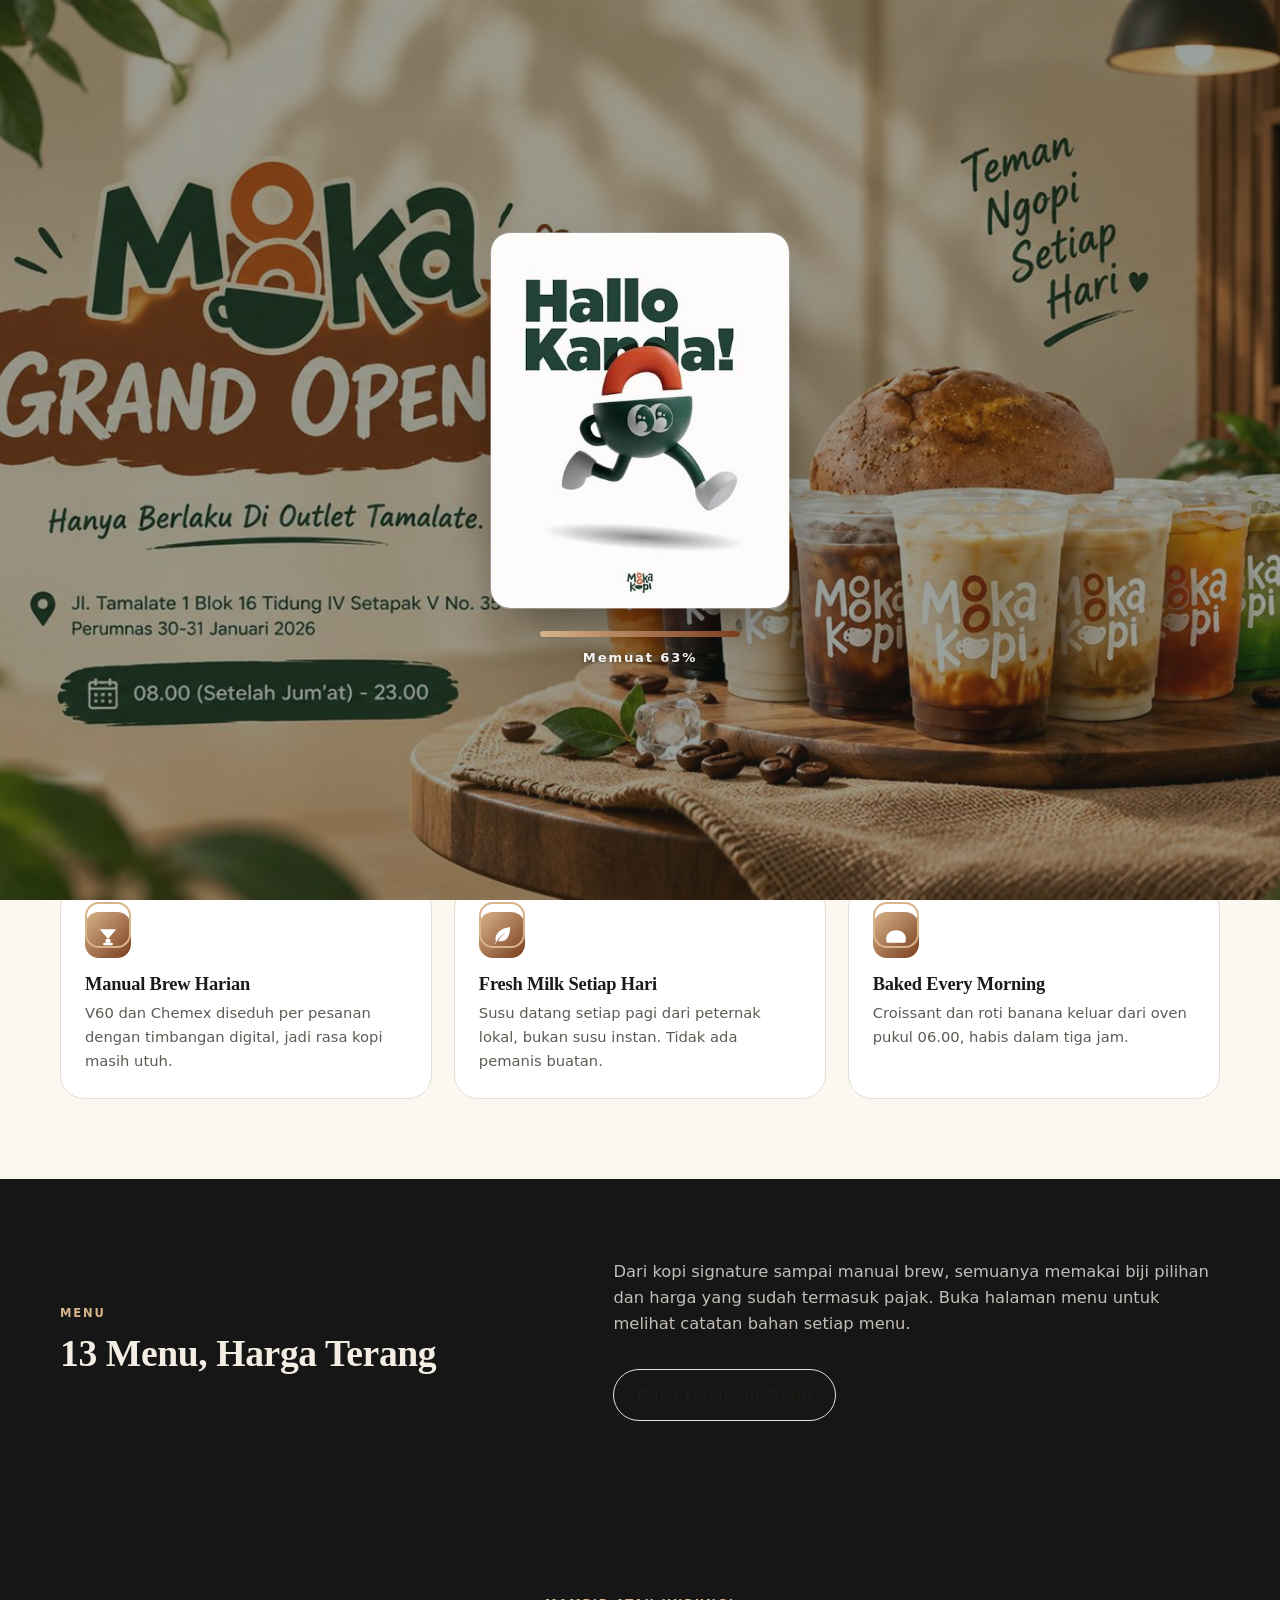
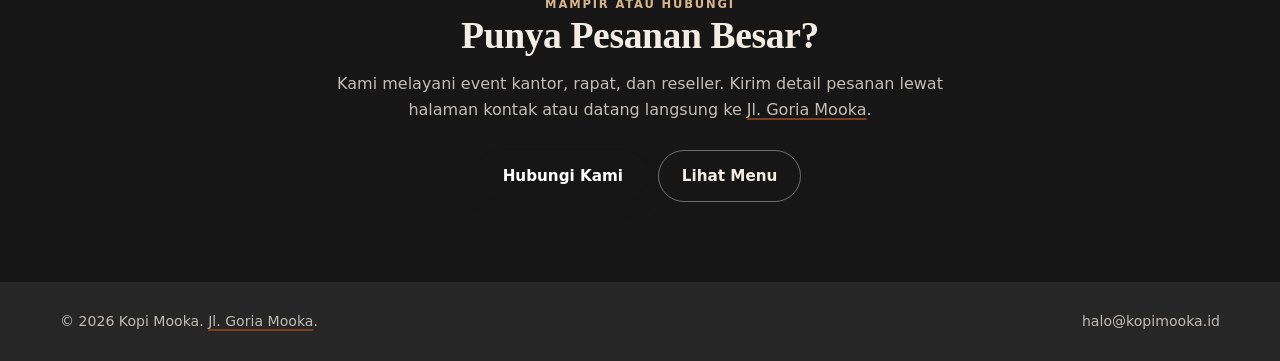
<file: index.html>
﻿<!DOCTYPE html>
<html lang="id">
<head>
  <meta charset="UTF-8">
  <meta name="viewport" content="width=device-width, initial-scale=1">
  <meta name="theme-color" content="#161616">
  
  <meta name="description" content="Kopi Mooka adalah roastery dan kafe di Bandung dengan biji arabika pilihan, menu kopi, dan pastry yang dipanggang setiap pagi.">
  <title>Kopi Mooka - Roastery dan Kafe di Bandung</title>
  <link rel="manifest" href="manifest.webmanifest">
  <link rel="apple-touch-icon" href="assets/icons/apple-touch-icon.png">
  <meta name="apple-mobile-web-app-capable" content="yes">
  <meta name="mobile-web-app-capable" content="yes">
  <meta name="apple-mobile-web-app-title" content="Kopi Mooka">
  <meta name="apple-mobile-web-app-status-bar-style" content="black-translucent">
  <link rel="stylesheet" href="assets/css/style.css">
  <link rel="icon" type="image/png" href="assets/icons/favicon-32.png">
</head>
<body>

  <div class="splash" id="splash" role="status" aria-label="Memuat Kopi Mooka">
    <img class="splash__img" src="assets/img/loading-kopi-mooka.jpeg" alt="Kopi Mooka" width="399" height="501">
    <span class="splash__loader" aria-hidden="true"></span>
    <p class="splash__percent" role="status">Memuat 0%</p>
  </div>

  <div class="progress" id="progress" aria-hidden="true"></div>

  <header class="topbar">
    <div class="wrap topbar__inner">
      <a class="brand" href="index.html">
        <img class="brand__mark" src="assets/img/logoo.png" alt="Logo Kopi Mooka" width="40" height="40">
        <span class="brand__text">
          <strong>Kopi Mooka</strong>
          <small>Roastery &amp; Kafe</small>
        </span>
      </a>
      <button class="navtoggle" type="button" aria-label="Buka menu navigasi" aria-expanded="false" aria-controls="topnav">
        <svg viewBox="0 0 24 24" fill="none" stroke-width="2" stroke-linecap="round" focusable="false">
          <path d="M4 7h16M4 12h16M4 17h16"/>
        </svg>
      </button>
      <nav class="topnav" id="topnav">
        <a href="index.html" aria-current="page">Beranda</a>
        <a href="menu.html">Menu</a>
        <a href="tentang.html">Tentang</a>
        <a href="kontak.html">Kontak</a>
      </nav>
    </div>
  </header>

  <section class="hero">
    <div class="wrap hero__inner">
      <p class="eyebrow">Roastery &amp; Kafe</p>
      <h1>Kopi Pilihan, Dipanggang Pagi Hari.</h1>
      <p class="lede">
        Biji kopi arabika dari dataran tinggi, disangrai setiap minggu dan
        diseduh saat Anda memesan, bukan disimpan di rak.
      </p>
      <div class="hero__actions">
        <a class="btn btn--primary" href="menu.html">Lihat Menu dan Harga</a>
        <a class="btn btn--ghost" href="tentang.html">Tentang Kami</a>
      </div>
      <dl class="hero__stats">
        <div><dt>Biji</dt><dd>Arabika &amp; Robusta</dd></div>
        <div><dt>Roast</dt><dd>Light sampai Dark</dd></div>
        <div><dt>Buka</dt><dd>07.00 sampai 22.00</dd></div>
      </dl>
    </div>
  </section>

  <main>
    <section class="wrap section">
      <div class="section__head">
        <div>
          <p class="eyebrow">Kenapa Kopi Mooka</p>
          <h2>Diseduh Fresh, Tidak Dipimpan</h2>
        </div>
        <p class="section__note">Tiga hal yang selalu kami jaga di setiap cup.</p>
      </div>
      <div class="features">
        <article class="feature">
          <span class="feature__icon" aria-hidden="true">
            <svg viewBox="0 0 64 64" focusable="false">
              <path d="M12 18h40L32 42 12 18z"/>
              <rect x="26" y="42" width="12" height="9" rx="2"/>
              <rect x="20" y="51" width="24" height="6" rx="3"/>
            </svg>
          </span>
          <h3>Manual Brew Harian</h3>
          <p>V60 dan Chemex diseduh per pesanan dengan timbangan digital, jadi rasa kopi masih utuh.</p>
        </article>
        <article class="feature">
          <span class="feature__icon" aria-hidden="true">
            <svg viewBox="0 0 64 64" focusable="false">
              <path d="M52 12C30 15 16 27 16 41c0 5 2 8 2 8s7-17 25-23c0 0-15 8-20 21 21 4 29-13 29-35z"/>
              <path d="M14 54c8-16 20-26 34-32" fill="none" stroke="#ffffff" stroke-width="2.5" opacity=".5"/>
            </svg>
          </span>
          <h3>Fresh Milk Setiap Hari</h3>
          <p>Susu datang setiap pagi dari peternak lokal, bukan susu instan. Tidak ada pemanis buatan.</p>
        </article>
        <article class="feature">
          <span class="feature__icon" aria-hidden="true">
            <svg viewBox="0 0 64 64" focusable="false">
              <path d="M8 40c0-12 11-20 24-20s24 8 24 20v7a4 4 0 0 1-4 4H12a4 4 0 0 1-4-4v-7z"/>
              <circle cx="24" cy="33" r="3" fill="#ffffff" opacity=".55"/>
              <circle cx="38" cy="31" r="3" fill="#ffffff" opacity=".55"/>
            </svg>
          </span>
          <h3>Baked Every Morning</h3>
          <p>Croissant dan roti banana keluar dari oven pukul 06.00, habis dalam tiga jam.</p>
        </article>
      </div>
    </section>

    <section class="band">
      <div class="wrap band__inner">
        <div>
          <p class="eyebrow">Menu</p>
          <h2>13 Menu, Harga Terang</h2>
        </div>
        <div>
          <p class="band__text">
            Dari kopi signature sampai manual brew, semuanya memakai biji pilihan
            dan harga yang sudah termasuk pajak. Buka halaman menu untuk melihat
            catatan bahan setiap menu.
          </p>
          <div class="hero__actions">
            <a class="btn btn--ghost" href="menu.html">Buka Halaman Menu</a>
          </div>
        </div>
      </div>
    </section>

    <section class="band">
      <div class="wrap cta">
        <p class="eyebrow">Mampir atau Hubungi</p>
        <h2>Punya Pesanan Besar?</h2>
        <p>
          Kami melayani event kantor, rapat, dan reseller. Kirim detail pesanan
          lewat halaman kontak atau datang langsung ke <a class="maplink" href="https://maps.app.goo.gl/m7u4JT6Z7UGW8vhW9" target="_blank" rel="noopener">Jl. Goria Mooka</a>.
        </p>
        <div class="hero__actions">
          <a class="btn btn--primary" href="kontak.html">Hubungi Kami</a>
          <a class="btn btn--ghost" href="menu.html">Lihat Menu</a>
        </div>
      </div>
    </section>
  </main>

  <footer class="foot">
    <div class="wrap foot__inner">
      <p>&copy; <span id="year">2026</span> Kopi Mooka. <a class="maplink" href="https://maps.app.goo.gl/m7u4JT6Z7UGW8vhW9" target="_blank" rel="noopener">Jl. Goria Mooka</a>.</p>
      <p class="foot__meta"><a href="mailto:halo@kopimooka.id">halo@kopimooka.id</a></p>
    </div>
  </footer>

  <script src="assets/js/data.js"></script>
  <script src="assets/js/app.js"></script>

  <button class="totop" id="totop" type="button" aria-label="Kembali ke atas">
    <svg viewBox="0 0 24 24" aria-hidden="true" focusable="false">
      <path d="M12 19V5M5 12l7-7 7 7"/>
    </svg>
  </button>

</body>
</html>
</file>
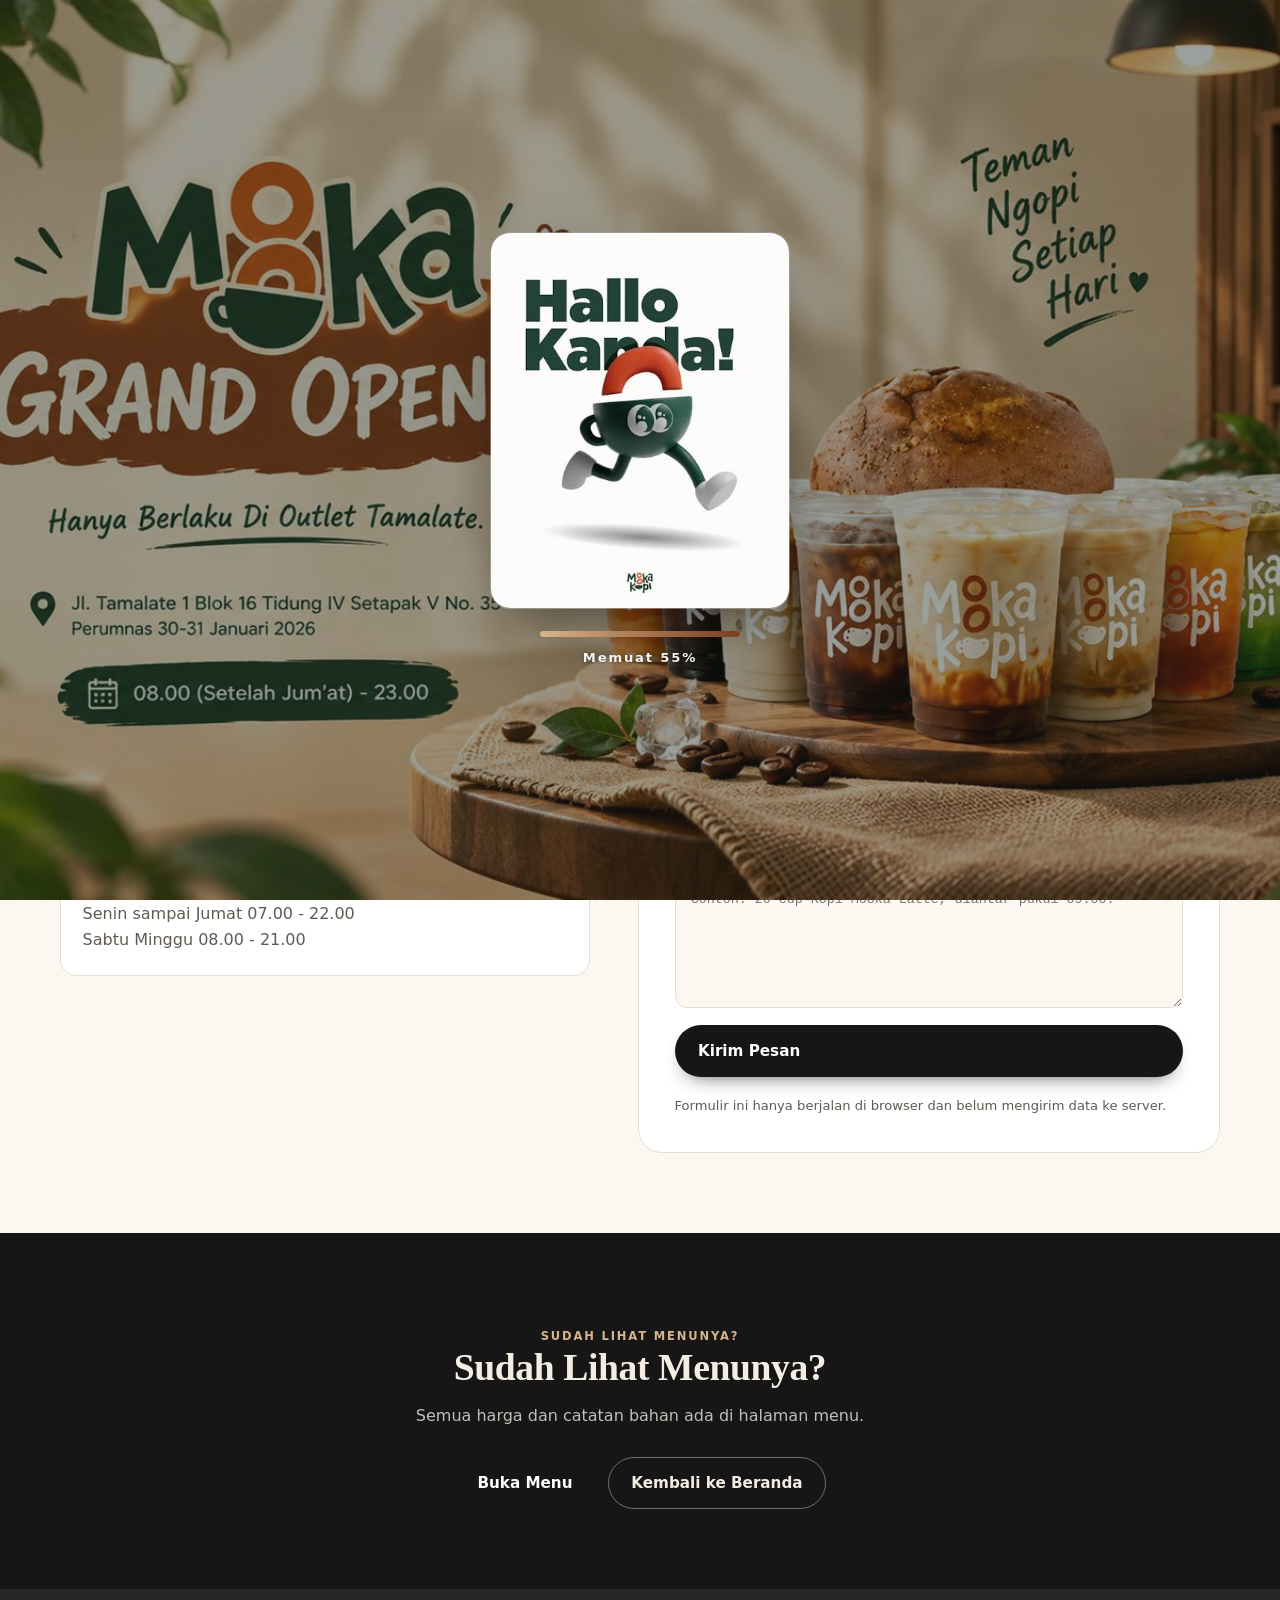
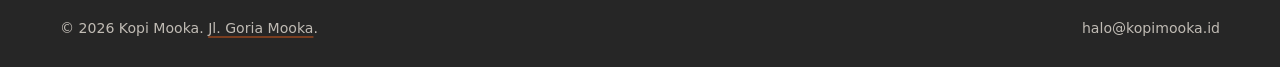
<file: kontak.html>
﻿<!DOCTYPE html>
<html lang="id">
<head>
  <meta charset="UTF-8">
  <meta name="viewport" content="width=device-width, initial-scale=1">
  <meta name="theme-color" content="#161616">
  
  <meta name="description" content="Kontak Kopi Mooka: alamat Jl. Goria Mooka, jam buka, dan formulir pesan untuk pesanan besar.">
  <title>Kontak - Kopi Mooka</title>
  <link rel="manifest" href="manifest.webmanifest">
  <link rel="apple-touch-icon" href="assets/icons/apple-touch-icon.png">
  <meta name="apple-mobile-web-app-capable" content="yes">
  <meta name="mobile-web-app-capable" content="yes">
  <meta name="apple-mobile-web-app-title" content="Kopi Mooka">
  <meta name="apple-mobile-web-app-status-bar-style" content="black-translucent">
  <link rel="stylesheet" href="assets/css/style.css">
  <link rel="icon" type="image/png" href="assets/icons/favicon-32.png">
</head>
<body>

  <div class="splash" id="splash" role="status" aria-label="Memuat Kopi Mooka">
    <img class="splash__img" src="assets/img/loading-kopi-mooka.jpeg" alt="Kopi Mooka" width="399" height="501">
    <span class="splash__loader" aria-hidden="true"></span>
    <p class="splash__percent" role="status">Memuat 0%</p>
  </div>

  <div class="progress" id="progress" aria-hidden="true"></div>

  <header class="topbar">
    <div class="wrap topbar__inner">
      <a class="brand" href="index.html">
        <img class="brand__mark" src="assets/img/logoo.png" alt="Logo Kopi Mooka" width="40" height="40">
        <span class="brand__text">
          <strong>Kopi Mooka</strong>
          <small>Roastery &amp; Kafe</small>
        </span>
      </a>
      <button class="navtoggle" type="button" aria-label="Buka menu navigasi" aria-expanded="false" aria-controls="topnav">
        <svg viewBox="0 0 24 24" fill="none" stroke-width="2" stroke-linecap="round" focusable="false">
          <path d="M4 7h16M4 12h16M4 17h16"/>
        </svg>
      </button>
      <nav class="topnav" id="topnav">
        <a href="index.html">Beranda</a>
        <a href="menu.html">Menu</a>
        <a href="tentang.html">Tentang</a>
        <a href="kontak.html" aria-current="page">Kontak</a>
      </nav>
    </div>
  </header>

  <section class="pagehead">
    <div class="wrap pagehead__inner">
      <p class="eyebrow">Hubungi</p>
      <h1>Kontak Kopi Mooka</h1>
      <p>Datang langsung atau isi formulir di bawah. Untuk pesanan besar kami membalas di hari yang sama.</p>
    </div>
  </section>

  <main class="wrap section">
    <div class="split">
      <dl class="infos" style="grid-template-columns:1fr">
        <div class="info">
          <dt>Alamat</dt>
          <dd><a class="maplink" href="https://maps.app.goo.gl/m7u4JT6Z7UGW8vhW9" target="_blank" rel="noopener">Jl. Goria Mooka</a></dd>
        </div>
        <div class="info">
          <dt>Email</dt>
          <dd><a href="mailto:halo@kopimooka.id">halo@kopimooka.id</a></dd>
        </div>
        <div class="info">
          <dt>Jam buka</dt>
          <dd>Senin sampai Jumat 07.00 - 22.00<br>Sabtu Minggu 08.00 - 21.00</dd>
        </div>
      </dl>

      <form class="form" id="form-kontak" novalidate>
        <p class="eyebrow">Formulir</p>
        <h2 style="font-size:1.5rem">Kirim Pesan</h2>

        <div class="field">
          <label for="nama">Nama</label>
          <input id="nama" name="nama" type="text" placeholder="Nama lengkap" required>
        </div>

        <div class="field">
          <label for="hp">Nomor HP</label>
          <input id="hp" name="hp" type="tel" placeholder="08xx-xxxx-xxxx" required>
        </div>

        <div class="field">
          <label for="topik">Topik</label>
          <select id="topik" name="topik">
            <option>Pesanan tempat</option>
            <option>Pesanan kantor</option>
            <option>Event dan gathering</option>
            <option>Beli biji retail</option>
            <option>Kerja sama</option>
          </select>
        </div>

        <div class="field">
          <label for="pesan">Pesan</label>
          <textarea id="pesan" name="pesan" placeholder="Contoh: 20 cup Kopi Mooka Latte, diantar pukul 09.00."></textarea>
        </div>

        <button class="btn btn--primary" type="submit">Kirim Pesan</button>

        <p class="form__ok" id="form-ok">
          Terima kasih. Pesan Anda sudah tercatat di halaman ini. Untuk hasil
          lebih cepat, kirim juga lewat WhatsApp.
        </p>

        <p class="form__note">
          Formulir ini hanya berjalan di browser dan belum mengirim data ke server.
        </p>
      </form>
    </div>
  </main>

  <section class="band cta">
    <div class="wrap">
      <p class="eyebrow">Sudah lihat menunya?</p>
      <h2>Sudah Lihat Menunya?</h2>
      <p>Semua harga dan catatan bahan ada di halaman menu.</p>
      <div class="hero__actions">
        <a class="btn btn--primary" href="menu.html">Buka Menu</a>
        <a class="btn btn--ghost" href="index.html">Kembali ke Beranda</a>
      </div>
    </div>
  </section>

  <footer class="foot">
    <div class="wrap foot__inner">
      <p>&copy; <span id="year">2026</span> Kopi Mooka. <a class="maplink" href="https://maps.app.goo.gl/m7u4JT6Z7UGW8vhW9" target="_blank" rel="noopener">Jl. Goria Mooka</a>.</p>
      <p class="foot__meta"><a href="mailto:halo@kopimooka.id">halo@kopimooka.id</a></p>
    </div>
  </footer>

  <script src="assets/js/data.js"></script>
  <script src="assets/js/app.js"></script>

  <button class="totop" id="totop" type="button" aria-label="Kembali ke atas">
    <svg viewBox="0 0 24 24" aria-hidden="true" focusable="false">
      <path d="M12 19V5M5 12l7-7 7 7"/>
    </svg>
  </button>

</body>
</html>
</file>
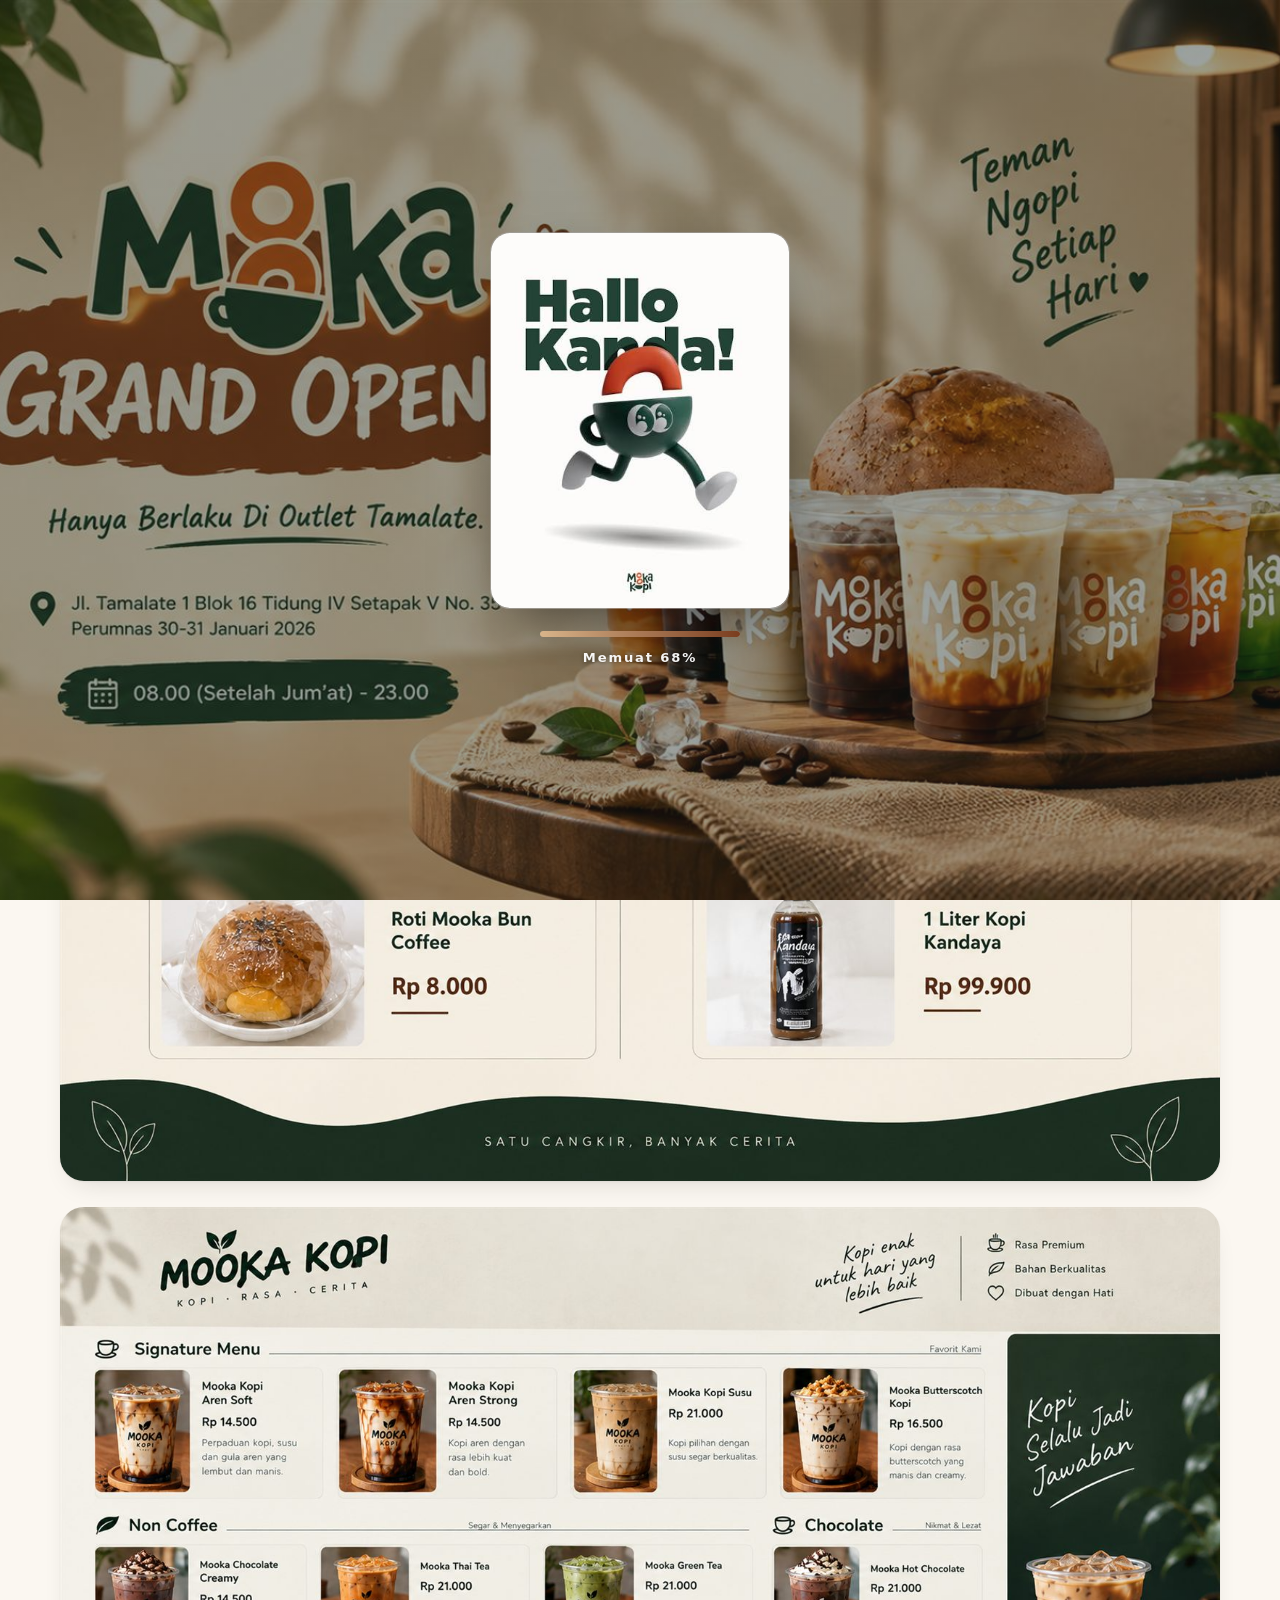
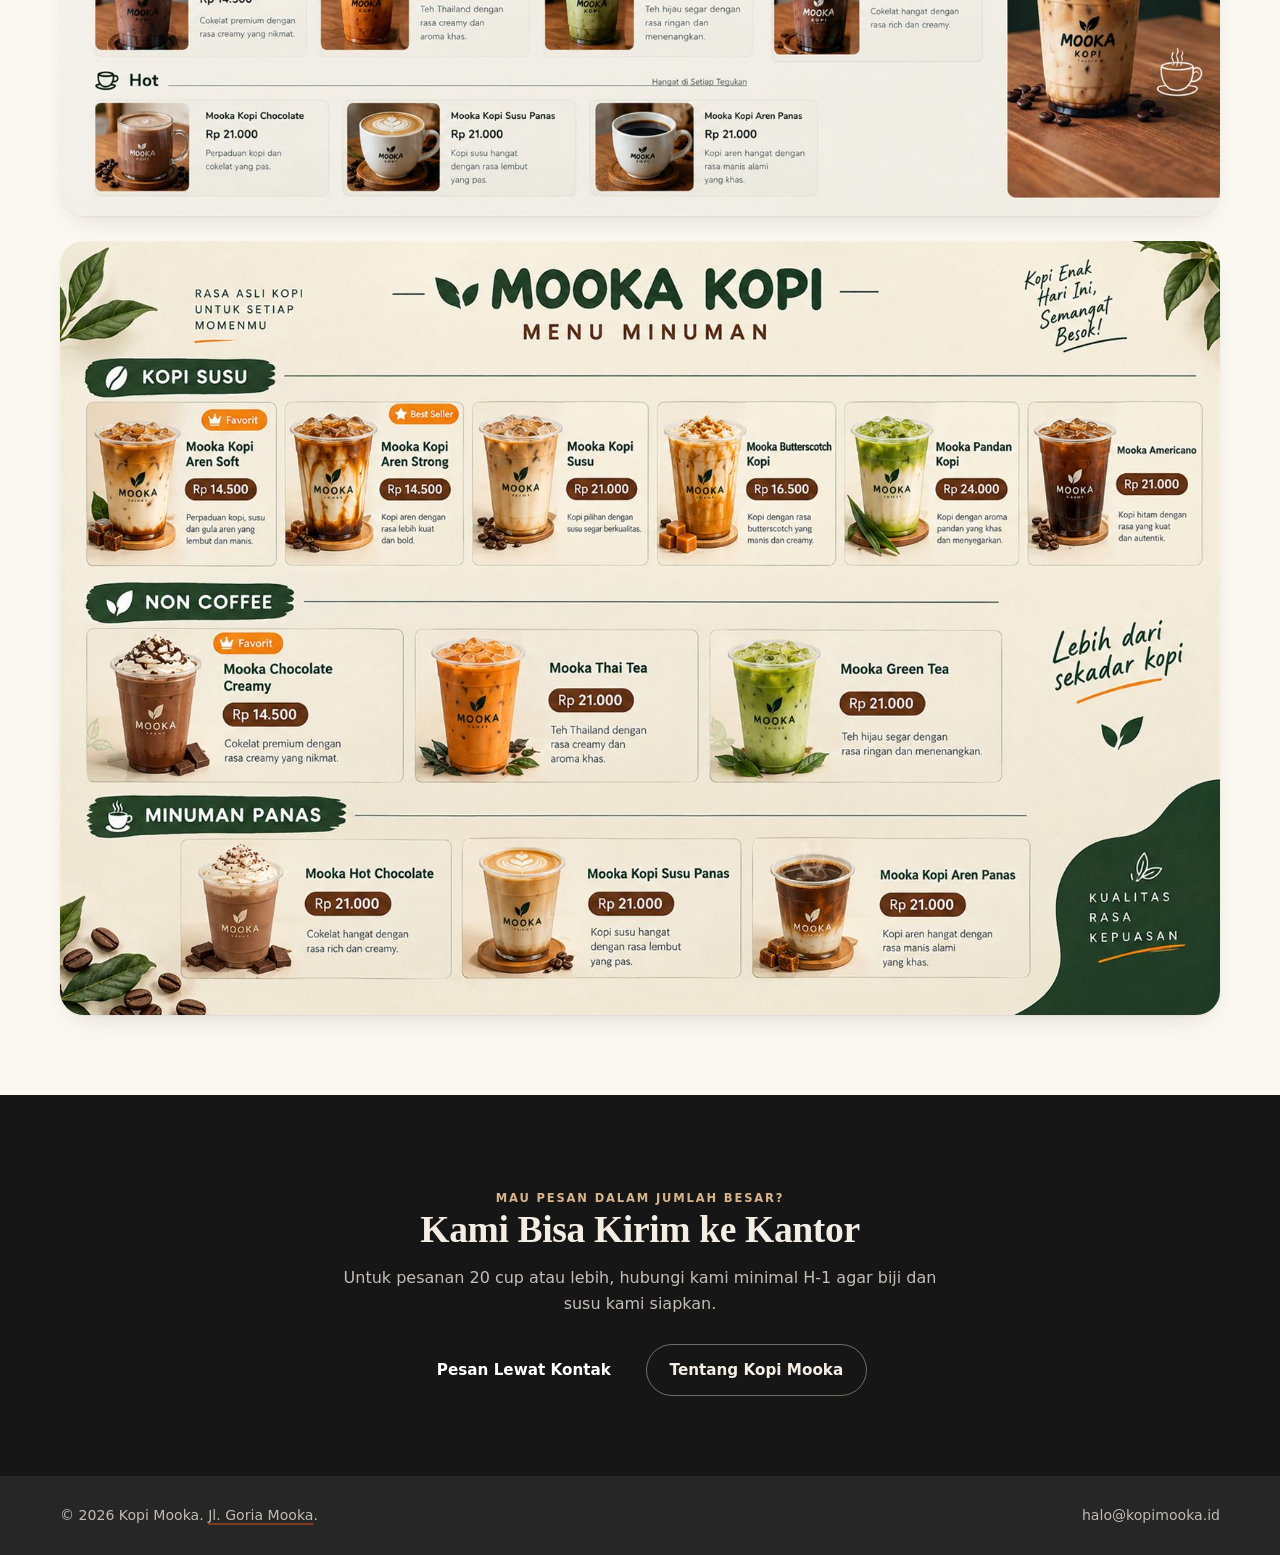
<file: menu.html>
﻿<!DOCTYPE html>
<html lang="id">
<head>
  <meta charset="UTF-8">
  <meta name="viewport" content="width=device-width, initial-scale=1">
  <meta name="theme-color" content="#161616">
  
  <meta name="description" content="Foto menu Kopi Mooka: menu minuman, menu kafe, dan menu hangat. Lihat semua menu di galeri foto.">
  <title>Menu dan Harga - Kopi Mooka</title>
  <link rel="manifest" href="manifest.webmanifest">
  <link rel="apple-touch-icon" href="assets/icons/apple-touch-icon.png">
  <meta name="apple-mobile-web-app-capable" content="yes">
  <meta name="mobile-web-app-capable" content="yes">
  <meta name="apple-mobile-web-app-title" content="Kopi Mooka">
  <meta name="apple-mobile-web-app-status-bar-style" content="black-translucent">
  <link rel="stylesheet" href="assets/css/style.css">
  <link rel="icon" type="image/png" href="assets/icons/favicon-32.png">
  <noscript>
    <style>
      .js-warning { display: block !important; }
    </style>
  </noscript>
</head>
<body>

  <div class="splash" id="splash" role="status" aria-label="Memuat Kopi Mooka">
    <img class="splash__img" src="assets/img/loading-kopi-mooka.jpeg" alt="Kopi Mooka" width="399" height="501">
    <span class="splash__loader" aria-hidden="true"></span>
    <p class="splash__percent" role="status">Memuat 0%</p>
  </div>

  <div class="progress" id="progress" aria-hidden="true"></div>

  <header class="topbar">
    <div class="wrap topbar__inner">
      <a class="brand" href="index.html">
        <img class="brand__mark" src="assets/img/logoo.png" alt="Logo Kopi Mooka" width="40" height="40">
        <span class="brand__text">
          <strong>Kopi Mooka</strong>
          <small>Roastery &amp; Kafe</small>
        </span>
      </a>
      <button class="navtoggle" type="button" aria-label="Buka menu navigasi" aria-expanded="false" aria-controls="topnav">
        <svg viewBox="0 0 24 24" fill="none" stroke-width="2" stroke-linecap="round" focusable="false">
          <path d="M4 7h16M4 12h16M4 17h16"/>
        </svg>
      </button>
      <nav class="topnav" id="topnav">
        <a href="index.html">Beranda</a>
        <a href="menu.html" aria-current="page">Menu</a>
        <a href="tentang.html">Tentang</a>
        <a href="kontak.html">Kontak</a>
      </nav>
    </div>
  </header>

  <section class="pagehead">
    <div class="wrap pagehead__inner">
      <p class="eyebrow">Menu</p>
      <h1>Menu Minuman</h1>
      <p>Semua menu kami ada di tiga foto di bawah.</p>
    </div>
  </section>

  <main class="wrap section">
    <div class="menugallery">
      <img class="menuphoto__img" src="assets/img/menu-kafe.jpg" alt="Menu kafe Kopi Mooka" loading="lazy" width="1600" height="1067">
      <img class="menuphoto__img" src="assets/img/menu-hangat.jpg" alt="Menu kafe hangat Kopi Mooka" loading="lazy" width="1600" height="840">
      <img class="menuphoto__img" src="assets/img/menu-minuman.jpg" alt="Menu minuman Kopi Mooka" loading="lazy" width="1600" height="1067">
    </div>
  </main>

  <section class="band cta">
    <div class="wrap">
      <p class="eyebrow">Mau pesan dalam jumlah besar?</p>
      <h2>Kami Bisa Kirim ke Kantor</h2>
      <p>Untuk pesanan 20 cup atau lebih, hubungi kami minimal H-1 agar biji dan susu kami siapkan.</p>
      <div class="hero__actions">
        <a class="btn btn--primary" href="kontak.html">Pesan Lewat Kontak</a>
        <a class="btn btn--ghost" href="tentang.html">Tentang Kopi Mooka</a>
      </div>
    </div>
  </section>

  <footer class="foot">
    <div class="wrap foot__inner">
      <p>&copy; <span id="year">2026</span> Kopi Mooka. <a class="maplink" href="https://maps.app.goo.gl/m7u4JT6Z7UGW8vhW9" target="_blank" rel="noopener">Jl. Goria Mooka</a>.</p>
      <p class="foot__meta"><a href="mailto:halo@kopimooka.id">halo@kopimooka.id</a></p>
    </div>
  </footer>

  <div id="modal" class="modal" hidden>
    <div class="modal__backdrop" data-close></div>
    <div class="modal__panel" role="dialog" aria-modal="true" aria-labelledby="modalName">
      <button class="modal__close" type="button" data-close aria-label="Tutup">&times;</button>
      <div class="modal__media" id="modalMedia"></div>
      <div class="modal__body">
        <p class="eyebrow" id="modalCat"></p>
        <h3 id="modalName"></h3>
        <p id="modalDesc"></p>
        <ul class="modal__notes" id="modalNotes"></ul>
        <div class="ukuran" id="modalUkuran" role="group" aria-label="Pilihan ukuran" hidden></div>
        <p class="modal__price"><span id="modalPrice"></span></p>
        <div class="modal__actions">
          <div class="qty" role="group" aria-label="Jumlah pesanan">
            <button type="button" id="modalMinus" aria-label="Kurangi jumlah">&minus;</button>
            <span id="modalQty" aria-live="polite">1</span>
            <button type="button" id="modalPlus" aria-label="Tambah jumlah">+</button>
          </div>
          <button class="btn btn--ghost" type="button" data-close>Batal</button>
          <button class="btn btn--primary" type="button" id="modalAdd">Tambah ke Pesanan</button>
        </div>
      </div>
    </div>
  </div>

  <script src="assets/js/data.js"></script>
  <script src="assets/js/app.js"></script>

  <button class="totop" id="totop" type="button" aria-label="Kembali ke atas">
    <svg viewBox="0 0 24 24" aria-hidden="true" focusable="false">
      <path d="M12 19V5M5 12l7-7 7 7"/>
    </svg>
  </button>

</body>
</html>
</file>
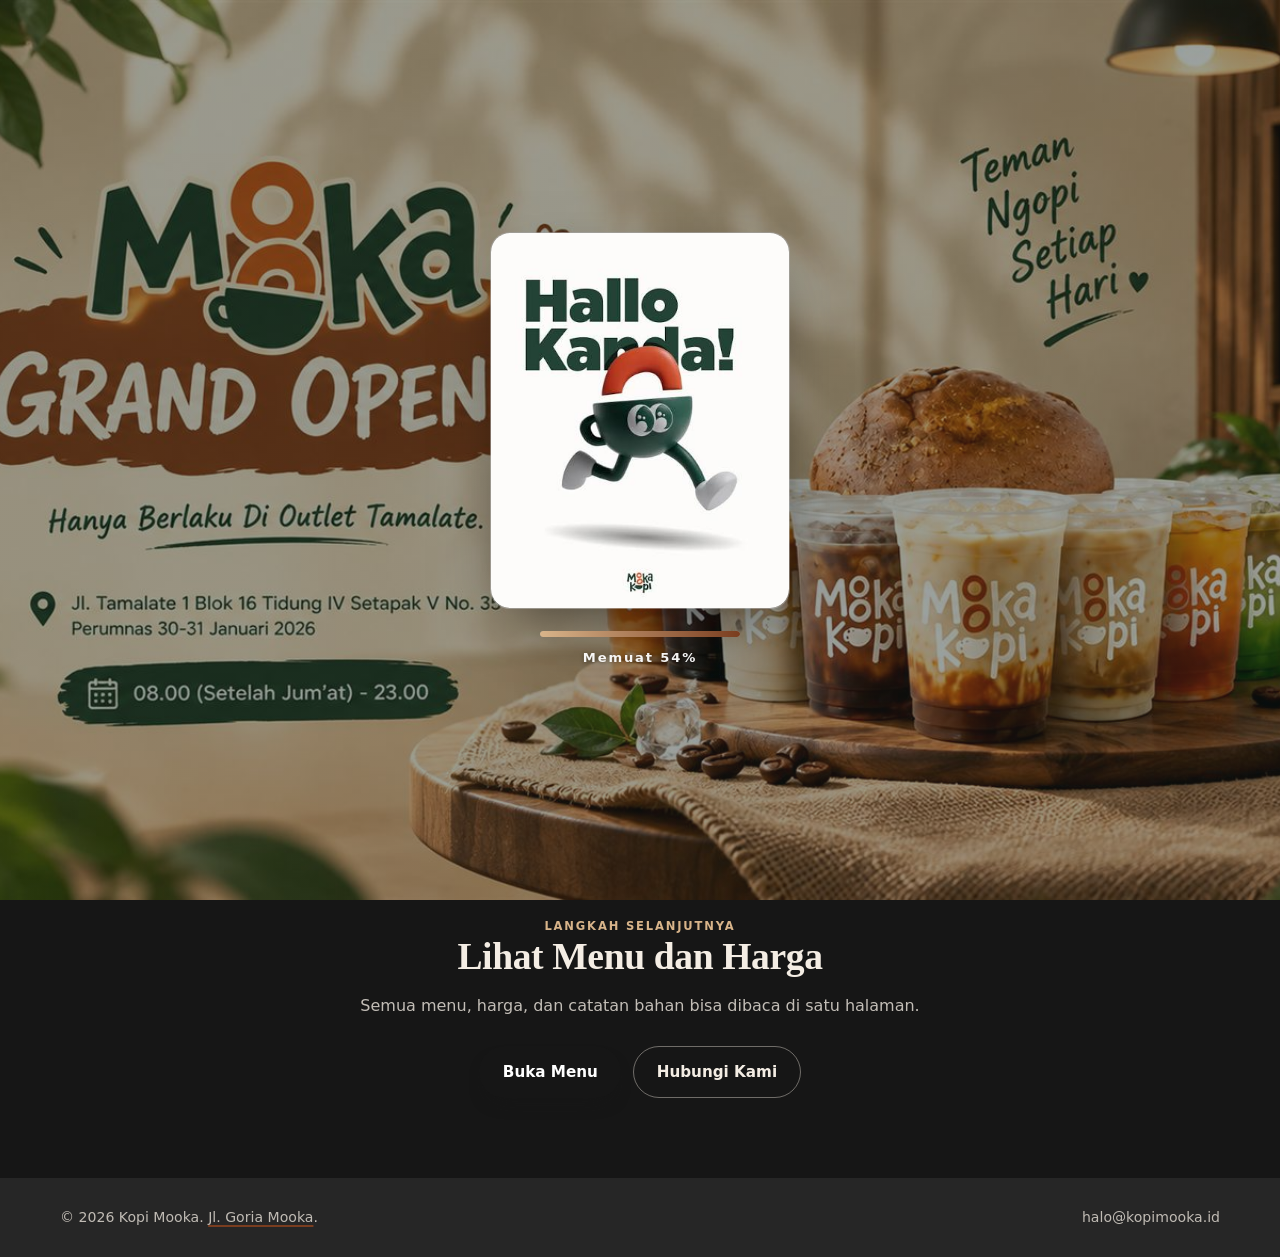
<file: tentang.html>
﻿<!DOCTYPE html>
<html lang="id">
<head>
  <meta charset="UTF-8">
  <meta name="viewport" content="width=device-width, initial-scale=1">
  <meta name="theme-color" content="#161616">
  
  <meta name="description" content="Kopi Mooka: roastery dan kafe di Bandung. WiFi, parkir, beans retail, dan kelas seduh tersedia di Jl. Goria Mooka.">
  <title>Tentang Kami - Kopi Mooka</title>
  <link rel="manifest" href="manifest.webmanifest">
  <link rel="apple-touch-icon" href="assets/icons/apple-touch-icon.png">
  <meta name="apple-mobile-web-app-capable" content="yes">
  <meta name="mobile-web-app-capable" content="yes">
  <meta name="apple-mobile-web-app-title" content="Kopi Mooka">
  <meta name="apple-mobile-web-app-status-bar-style" content="black-translucent">
  <link rel="stylesheet" href="assets/css/style.css">
  <link rel="icon" type="image/png" href="assets/icons/favicon-32.png">
</head>
<body>

  <div class="splash" id="splash" role="status" aria-label="Memuat Kopi Mooka">
    <img class="splash__img" src="assets/img/loading-kopi-mooka.jpeg" alt="Kopi Mooka" width="399" height="501">
    <span class="splash__loader" aria-hidden="true"></span>
    <p class="splash__percent" role="status">Memuat 0%</p>
  </div>

  <div class="progress" id="progress" aria-hidden="true"></div>

  <header class="topbar">
    <div class="wrap topbar__inner">
      <a class="brand" href="index.html">
        <img class="brand__mark" src="assets/img/logoo.png" alt="Logo Kopi Mooka" width="40" height="40">
        <span class="brand__text">
          <strong>Kopi Mooka</strong>
          <small>Roastery &amp; Kafe</small>
        </span>
      </a>
      <button class="navtoggle" type="button" aria-label="Buka menu navigasi" aria-expanded="false" aria-controls="topnav">
        <svg viewBox="0 0 24 24" fill="none" stroke-width="2" stroke-linecap="round" focusable="false">
          <path d="M4 7h16M4 12h16M4 17h16"/>
        </svg>
      </button>
      <nav class="topnav" id="topnav">
        <a href="index.html">Beranda</a>
        <a href="menu.html">Menu</a>
        <a href="tentang.html" aria-current="page">Tentang</a>
        <a href="kontak.html">Kontak</a>
      </nav>
    </div>
  </header>

  <section class="pagehead">
    <div class="wrap pagehead__inner">
      <p class="eyebrow">Tentang</p>
      <h1>Dibuat Slowly, Diminum Cepat.</h1>
      <p>Kopi arabika pilihan, disangrai tiap minggu, dan diseduh saat pesan. Temukan fasilitas kafe dan lokasi kami di bawah.</p>
    </div>
  </section>

  <main>
    <section class="wrap section">
      <div class="section__head">
        <div>
          <p class="eyebrow">Fasilitas</p>
          <h2>Yang Bisa Anda Gunakan</h2>
        </div>
        <p class="section__note">Semua tersedia di <a class="maplink" href="https://maps.app.goo.gl/m7u4JT6Z7UGW8vhW9" target="_blank" rel="noopener">Jl. Goria Mooka</a>.</p>
      </div>
      <dl class="infos">
        <div class="info">
          <dt>WiFi</dt>
          <dd>KopiMooka-Guest, tanpa kata sandi.</dd>
        </div>
        <div class="info">
          <dt>Parkir</dt>
          <dd>Slot motor di depan dan parkir mobil di belakang.</dd>
        </div>
        <div class="info">
          <dt>Beans retail</dt>
          <dd>Biji 200 gram, dapat digiling sesuai kebutuhan.</dd>
        </div>
        <div class="info">
          <dt>Pelatihan</dt>
          <dd>Kelas seduh dasar tiap Sabtu pagi.</dd>
        </div>
      </dl>
    </section>
  </main>

  <section class="band cta">
    <div class="wrap">
      <p class="eyebrow">Langkah selanjutnya</p>
      <h2>Lihat Menu dan Harga</h2>
      <p>Semua menu, harga, dan catatan bahan bisa dibaca di satu halaman.</p>
      <div class="hero__actions">
        <a class="btn btn--primary" href="menu.html">Buka Menu</a>
        <a class="btn btn--ghost" href="kontak.html">Hubungi Kami</a>
      </div>
    </div>
  </section>

  <footer class="foot">
    <div class="wrap foot__inner">
      <p>&copy; <span id="year">2026</span> Kopi Mooka. <a class="maplink" href="https://maps.app.goo.gl/m7u4JT6Z7UGW8vhW9" target="_blank" rel="noopener">Jl. Goria Mooka</a>.</p>
      <p class="foot__meta"><a href="mailto:halo@kopimooka.id">halo@kopimooka.id</a></p>
    </div>
  </footer>

  <script src="assets/js/data.js"></script>
  <script src="assets/js/app.js"></script>

  <button class="totop" id="totop" type="button" aria-label="Kembali ke atas">
    <svg viewBox="0 0 24 24" aria-hidden="true" focusable="false">
      <path d="M12 19V5M5 12l7-7 7 7"/>
    </svg>
  </button>

</body>
</html>
</file>
<file: assets/css/style.css>
:root {
  --espresso: #161616;
  --espresso-2: #262626;
  --crema: #d8b48a;
  --caramel: #7a3d1f;
  --ink: #1c1a17;
  --ink-soft: #5f5a53;
  --paper: #fbf7f1;
  --card: #ffffff;
  --line: #e6ded2;
  --radius: 16px;
  --radius-lg: 24px;
  --shadow: 0 1px 2px rgba(28, 26, 23, .05), 0 12px 28px -14px rgba(28, 26, 23, .18);
  --shadow-lg: 0 24px 60px -24px rgba(28, 26, 23, .35);
  --maxw: 1160px;
}

*, *::before, *::after { box-sizing: border-box; }

/* Aturan ini wajib ada: atribut hidden harus selalu menang atas display dari class.
   Tanpa baris ini, .modal { display: grid } menutupi seluruh halaman. */
[hidden] { display: none !important; }

html { scroll-behavior: smooth; }

body {
  margin: 0;
  font-family: "Inter", system-ui, -apple-system, "Segoe UI", Roboto, "Helvetica Neue", Arial, sans-serif;
  font-size: 16px;
  line-height: 1.6;
  color: var(--ink);
  background:
    linear-gradient(rgba(251, 247, 241, .84), rgba(251, 247, 241, .9)),
    url("../img/splash-bg-mooka.jpeg") center / cover no-repeat fixed #fbf7f1;
  -webkit-font-smoothing: antialiased;
}

h1, h2, h3 { font-family: "Fraunces", Georgia, Cambria, "Times New Roman", serif; line-height: 1.15; margin: 0; letter-spacing: -.01em; }
h1 { font-size: clamp(2.25rem, 6vw, 3.75rem); }
h2 { font-size: clamp(1.6rem, 3.4vw, 2.35rem); }
h3 { font-size: 1.15rem; }
p { margin: 0; }
a { color: inherit; text-decoration: none; }
img { display: block; max-width: 100%; }
button, input { font: inherit; color: inherit; }

.js-warning {
  margin: 0;
  padding: .8rem 1.25rem;
  background: #fdf1d6;
  border-bottom: 1px solid #e5cf9a;
  color: #6b4a12;
  font-size: .9rem;
  text-align: center;
}
.js-warning[hidden] { display: none; }

.wrap { width: min(100% - 2.5rem, var(--maxw)); margin-inline: auto; }

.eyebrow {
  text-transform: uppercase;
  letter-spacing: .16em;
  font-size: .72rem;
  font-weight: 700;
  color: var(--caramel);
  margin-bottom: .6rem;
}

/* ---------- Splash / layar pembuka ---------- */
.splash {
  position: fixed;
  inset: 0;
  z-index: 9999;
  display: grid;
  align-content: center;
  justify-items: center;
  gap: 1.4rem;
  padding: 2rem;
  background:
    linear-gradient(rgba(18, 31, 26, .42), rgba(18, 31, 26, .42)),
    url("../img/splash-bg-mooka.jpeg") center / cover no-repeat,
    #161616;
  transition: opacity .5s ease, visibility .5s ease;
}
.splash__img {
  width: min(66vw, 300px);
  height: auto;
  border-radius: 20px;
  box-shadow: 0 24px 60px -24px rgba(0, 0, 0, .6);
  border: 1px solid rgba(255, 255, 255, .35);
  background: rgba(22, 22, 22, .35);
  animation: splashIn .6s cubic-bezier(.2, .7, .3, 1) backwards;
}
.splash__loader {
  position: relative;
  width: 200px; height: 6px;
  border-radius: 999px;
  background: rgba(255, 255, 255, .2);
  overflow: hidden;
}
.splash__loader::after {
  content: "";
  position: absolute;
  top: 0; bottom: 0; left: 0;
  border-radius: 999px;
  background: linear-gradient(90deg, var(--crema), var(--caramel));
  animation: splashFill 2s cubic-bezier(.3, .7, .4, 1) forwards;
}
.splash__percent {
  margin: -.8rem 0 0;
  font-size: .82rem;
  font-weight: 700;
  letter-spacing: .14em;
  color: rgba(255, 255, 255, .95);
  text-shadow: 0 1px 4px rgba(0, 0, 0, .45);
}
@media (prefers-reduced-motion: reduce) {
  .splash__loader::after { animation-duration: .4s; }
}
@keyframes splashIn { from { opacity: 0; transform: translateY(16px) scale(.96); } }
@keyframes splashFill { from { width: 0; } to { width: 100%; } }
.splash.is-hidden { opacity: 0; visibility: hidden; }
html.no-splash .splash { display: none; }

/* ---------- Foto menu ---------- */
.menugallery { display: grid; gap: 1.6rem; }
.menuphoto__img {
  width: 100%;
  height: auto;
  border-radius: var(--radius-lg);
  box-shadow: var(--shadow);
}

/* ---------- Buttons ---------- */
.btn {
  display: inline-flex;
  align-items: center;
  gap: .5rem;
  padding: .8rem 1.4rem;
  border-radius: 999px;
  border: 1px solid transparent;
  font-weight: 600;
  font-size: .95rem;
  cursor: pointer;
  transition: transform .16s ease, background .16s ease, border-color .16s ease, box-shadow .16s ease;
}
.btn:active { transform: translateY(1px); }
.btn--primary { background: var(--espresso); color: #fff; box-shadow: 0 10px 20px -12px rgba(22, 22, 22, .8); }
.btn--primary:hover { background: var(--espresso-2); }
.btn--ghost { border-color: var(--line); background: transparent; color: var(--ink); }
.btn--ghost:hover { border-color: var(--espresso); }
.btn--sm { padding: .5rem 1rem; font-size: .85rem; }

/* ---------- Topbar ---------- */
.topbar {
  position: sticky;
  top: 0;
  z-index: 50;
  background: rgba(251, 247, 241, .85);
  backdrop-filter: blur(12px);
  border-bottom: 1px solid var(--line);
}
.topbar__inner { display: flex; align-items: center; justify-content: space-between; gap: 1rem; height: 72px; }
.brand { display: flex; align-items: center; gap: .7rem; }
.brand__mark {
  display: block;
  width: 40px; height: 40px;
  border-radius: 12px;
  object-fit: cover;
}
.brand__text { display: flex; flex-direction: column; line-height: 1.2; }
.brand__text strong { font-family: "Fraunces", Georgia, Cambria, "Times New Roman", serif; font-size: 1.05rem; }
.brand__text small { color: var(--ink-soft); font-size: .74rem; letter-spacing: .08em; text-transform: uppercase; }
.topnav { display: flex; align-items: center; gap: 1.6rem; font-size: .93rem; font-weight: 500; }
.topnav a:not(.btn):hover { color: var(--caramel); }

/* ---------- Tombol Pasang App (PWA) ---------- */
.installbtn {
  display: inline-flex;
  align-items: center;
  gap: .4rem;
  padding: .5rem 1rem;
  border-radius: 999px;
  border: 1px solid var(--espresso);
  background: var(--espresso);
  color: #fff;
  font-size: .85rem;
  font-weight: 600;
  cursor: pointer;
  transition: background .16s ease, transform .16s ease;
}
.installbtn[hidden] { display: none !important; }
.installbtn:hover { background: var(--espresso-2); }
.installbtn:active { transform: translateY(1px); }
.installbtn svg { width: 16px; height: 16px; }

/* ---------- Hero ---------- */
.hero {
  position: relative;
  overflow: hidden;
  background:
    radial-gradient(1000px 420px at 88% -10%, rgba(216, 180, 138, .55), transparent 60%),
    radial-gradient(700px 400px at 0% 110%, rgba(44, 91, 77, .16), transparent 60%),
    linear-gradient(180deg, #fff 0%, var(--paper) 100%);
  border-bottom: 1px solid var(--line);
}
.hero__inner { padding: clamp(3.5rem, 9vw, 6.5rem) 0 clamp(3rem, 7vw, 5rem); max-width: 760px; }
.lede { margin-top: 1.1rem; font-size: 1.06rem; color: var(--ink-soft); max-width: 54ch; }
.hero__actions { display: flex; flex-wrap: wrap; gap: .75rem; margin-top: 2rem; }
.hero__stats { display: flex; flex-wrap: wrap; gap: clamp(1.5rem, 5vw, 3.5rem); margin: 3rem 0 0; padding-top: 1.75rem; border-top: 1px solid var(--line); }
.hero__stats dt { font-size: .72rem; letter-spacing: .14em; text-transform: uppercase; color: var(--ink-soft); font-weight: 600; }
.hero__stats dd { margin: .25rem 0 0; font-family: "Fraunces", Georgia, Cambria, "Times New Roman", serif; font-size: 1.05rem; }

/* ---------- Sections ---------- */
.section { padding: clamp(3rem, 7vw, 5rem) 0; }
.section__head { display: flex; flex-wrap: wrap; align-items: end; justify-content: space-between; gap: 1rem; margin-bottom: 1.75rem; }
.section__note { color: var(--ink-soft); font-size: .88rem; }

/* ---------- Toolbar ---------- */
.toolbar { display: flex; flex-wrap: wrap; gap: 1rem; align-items: center; justify-content: space-between; margin-bottom: 2rem; }
.search { position: relative; flex: 1 1 280px; }
.search__icon { position: absolute; left: 1rem; top: 50%; transform: translateY(-50%); width: 18px; height: 18px; color: var(--ink-soft); pointer-events: none; }
.search input {
  width: 100%;
  padding: .85rem 1rem .85rem 2.75rem;
  border: 1px solid var(--line);
  border-radius: 999px;
  background: var(--card);
  outline: none;
  transition: border-color .16s ease, box-shadow .16s ease;
}
.search input:focus { border-color: var(--espresso); box-shadow: 0 0 0 4px rgba(22, 22, 22, .1); }
.chip {
  padding: .5rem 1rem;
  border-radius: 999px;
  border: 1px solid var(--line);
  background: var(--card);
  font-size: .87rem;
  font-weight: 500;
  cursor: pointer;
  transition: background .16s ease, color .16s ease, border-color .16s ease;
}
.chip:hover { border-color: var(--espresso); }
.chip[aria-selected="true"] { background: var(--espresso); border-color: var(--espresso); color: #fff; }

/* ---------- Menu grid ---------- */
.grid {
  display: grid;
  grid-template-columns: repeat(auto-fill, minmax(250px, 1fr));
  gap: 1.35rem;
}
.card {
  display: flex;
  flex-direction: column;
  background: var(--card);
  border: 1px solid var(--line);
  border-radius: var(--radius-lg);
  overflow: hidden;
  text-align: left;
  cursor: pointer;
  padding: 0;
  transition: transform .18s ease, box-shadow .18s ease, border-color .18s ease;
}
.card:hover { transform: translateY(-4px); box-shadow: var(--shadow-lg); border-color: transparent; }
.card__media { position: relative; aspect-ratio: 4 / 3; display: grid; place-items: center; overflow: hidden; }
.card__img {
  width: 74%;
  height: 74%;
  object-fit: contain;
  filter: drop-shadow(0 14px 18px rgba(28, 26, 23, .22));
  transition: transform .35s cubic-bezier(.2, .7, .3, 1);
}
.card__img--photo {
  width: 100%;
  height: 100%;
  object-fit: cover;
  filter: none;
}
.card:hover .card__img,
.card:focus-visible .card__img { transform: scale(1.1) rotate(-2deg); }
.card__icon { width: 58px; height: 58px; color: rgba(255, 255, 255, .95); fill: currentColor; }
.card__tag {
  position: absolute;
  top: .75rem; left: .75rem;
  padding: .25rem .6rem;
  border-radius: 999px;
  background: rgba(255, 255, 255, .9);
  font-size: .7rem;
  font-weight: 700;
  letter-spacing: .06em;
  text-transform: uppercase;
  color: var(--caramel);
}
.card__body { display: flex; flex-direction: column; gap: .35rem; padding: 1.1rem 1.15rem 1.25rem; flex: 1; }
.card__body p { font-size: .88rem; color: var(--ink-soft); }
.card__foot { display: flex; align-items: center; justify-content: space-between; gap: .75rem; margin-top: auto; padding-top: .9rem; }
.price { font-family: "Fraunces", Georgia, Cambria, "Times New Roman", serif; font-size: 1.1rem; color: var(--espresso); }
.price small { font-family: "Inter", system-ui, sans-serif; font-size: .72rem; color: var(--ink-soft); display: block; letter-spacing: .06em; text-transform: uppercase; }

.empty { text-align: center; color: var(--ink-soft); padding: 3rem 0; }

/* ---------- Band ---------- */
.band { background: var(--espresso); color: #f4ede4; padding: clamp(3rem, 7vw, 5rem) 0; }
.band .eyebrow { color: var(--crema); }
.band__inner { display: grid; grid-template-columns: 1fr 1.2fr; gap: clamp(1.5rem, 4vw, 3rem); align-items: center; }
.band__text { color: rgba(244, 237, 228, .78); font-size: 1.02rem; }

/* ---------- Footer ---------- */
.foot { background: var(--espresso-2); color: rgba(244, 237, 228, .75); font-size: .88rem; }
.foot__inner { display: flex; flex-wrap: wrap; justify-content: space-between; gap: .5rem; padding: 1.75rem 0; }
.foot a:hover { color: #fff; }

/* ---------- Tautan alamat ke peta ---------- */
.maplink {
  color: inherit;
  text-decoration: underline;
  text-decoration-color: var(--caramel);
  text-underline-offset: 3px;
  text-decoration-thickness: 2px;
}
.maplink:hover { color: var(--caramel); }
.foot .maplink:hover { color: #fff; text-decoration-color: #fff; }

/* ---------- Modal ---------- */
.modal { position: fixed; inset: 0; z-index: 100; display: grid; place-items: center; padding: 1.25rem; }
.modal__backdrop { position: absolute; inset: 0; background: rgba(28, 26, 23, .55); backdrop-filter: blur(3px); }
.modal__panel {
  position: relative;
  width: min(520px, 100%);
  max-height: 90vh;
  overflow: auto;
  background: var(--card);
  border-radius: var(--radius-lg);
  box-shadow: var(--shadow-lg);
  animation: pop .22s ease;
}
@keyframes pop { from { opacity: 0; transform: translateY(14px) scale(.98); } }
.modal__close {
  position: absolute;
  top: .85rem; right: .85rem;
  width: 34px; height: 34px;
  display: grid; place-items: center;
  border: none;
  border-radius: 50%;
  background: rgba(255, 255, 255, .92);
  font-size: 1.3rem;
  line-height: 1;
  cursor: pointer;
  box-shadow: var(--shadow);
}
.modal__media { aspect-ratio: 16 / 9; display: grid; place-items: center; }
.modal__img {
  width: 62%;
  height: 88%;
  object-fit: contain;
  filter: drop-shadow(0 16px 20px rgba(28, 26, 23, .25));
  animation: zoomIn .38s cubic-bezier(.2, .7, .3, 1) backwards;
}
.modal__img--photo {
  width: 100%;
  height: 100%;
  object-fit: cover;
  filter: none;
}
@keyframes zoomIn { from { opacity: 0; transform: scale(.82); } to { opacity: 1; transform: none; } }
.modal__body { padding: 1.5rem 1.6rem 1.8rem; }
.modal__body > p { color: var(--ink-soft); margin-top: .5rem; }
.modal__notes { list-style: none; margin: 1.1rem 0 0; padding: 0; display: grid; gap: .4rem; }
.modal__notes li { position: relative; padding-left: 1.25rem; font-size: .9rem; color: var(--ink-soft); }
.modal__notes li::before { content: ""; position: absolute; left: 0; top: .6em; width: 6px; height: 6px; border-radius: 50%; background: var(--crema); }
.modal__price { font-family: "Fraunces", Georgia, Cambria, "Times New Roman", serif; font-size: 1.5rem; color: var(--espresso) !important; margin-top: 1.4rem !important; }

/* ---------- Halaman dalam ---------- */
.pagehead {
  background:
    radial-gradient(760px 320px at 85% -20%, rgba(216, 180, 138, .5), transparent 60%),
    linear-gradient(180deg, #fff 0%, var(--paper) 100%);
  border-bottom: 1px solid var(--line);
}
.pagehead__inner { padding: clamp(2.75rem, 6vw, 4.25rem) 0 clamp(2rem, 4vw, 3rem); max-width: 720px; }
.pagehead p:last-child { margin-top: .9rem; color: var(--ink-soft); font-size: 1.02rem; }

/* ---------- Navigasi aktif ---------- */
.topnav a[aria-current="page"] { color: var(--caramel); font-weight: 600; }
.navtoggle { display: none; }

/* ---------- Feature (beranda) ---------- */
.features { display: grid; grid-template-columns: repeat(auto-fit, minmax(240px, 1fr)); gap: 1.35rem; }
.feature {
  background: var(--card);
  border: 1px solid var(--line);
  border-radius: var(--radius-lg);
  padding: 1.6rem 1.5rem;
}
.feature__icon {
  display: grid;
  place-items: center;
  width: 46px; height: 46px;
  border-radius: 14px;
  background: linear-gradient(135deg, var(--crema), var(--caramel));
  color: #fff;
  margin-bottom: 1rem;
}
.feature__icon svg { width: 26px; height: 26px; fill: currentColor; }
.feature h3 { margin-bottom: .4rem; }
.feature p { color: var(--ink-soft); font-size: .92rem; }

/* ---------- Split (tentang) ---------- */
.split { display: grid; grid-template-columns: 1fr 1.1fr; gap: clamp(1.5rem, 4vw, 3rem); align-items: center; }
.split__media {
  aspect-ratio: 4 / 3;
  border-radius: var(--radius-lg);
  display: grid;
  place-items: center;
  box-shadow: var(--shadow-lg);
}
.split__media svg { width: 34%; height: auto; color: rgba(255, 255, 255, .95); fill: currentColor; }
.split__img {
  width: 66%;
  height: 78%;
  object-fit: contain;
  filter: drop-shadow(0 18px 24px rgba(28, 26, 23, .28));
  animation: floatY 5s ease-in-out infinite;
}
.prose p + p { margin-top: 1rem; }
.prose p { color: var(--ink-soft); }

/* ---------- Daftar info ---------- */
.infos { display: grid; grid-template-columns: repeat(auto-fit, minmax(220px, 1fr)); gap: 1.35rem; }
.info {
  background: var(--card);
  border: 1px solid var(--line);
  border-radius: var(--radius);
  padding: 1.4rem 1.35rem;
}
.info dt { font-size: .72rem; letter-spacing: .14em; text-transform: uppercase; color: var(--caramel); font-weight: 700; }
.info dd { margin: .5rem 0 0; color: var(--ink-soft); }
.info dd a:hover { color: var(--caramel); }

/* ---------- Form kontak ---------- */
.form { display: grid; gap: 1.1rem; background: var(--card); border: 1px solid var(--line); border-radius: var(--radius-lg); padding: clamp(1.5rem, 4vw, 2.25rem); }
.field { display: grid; gap: .4rem; }
.field label { font-size: .85rem; font-weight: 600; }
.field input, .field textarea, .field select {
  width: 100%;
  padding: .8rem .95rem;
  border: 1px solid var(--line);
  border-radius: 12px;
  background: var(--paper);
  outline: none;
  transition: border-color .16s ease, box-shadow .16s ease;
}
.field input:focus, .field textarea:focus, .field select:focus { border-color: var(--espresso); box-shadow: 0 0 0 4px rgba(22, 22, 22, .1); }
.field textarea { min-height: 130px; resize: vertical; }
.form__note { font-size: .82rem; color: var(--ink-soft); }
.form__ok {
  display: none;
  margin: 0;
  padding: .8rem 1rem;
  border-radius: 12px;
  background: #e8f3e8;
  border: 1px solid #b9d9b9;
  color: #245c24;
  font-size: .9rem;
}
.form__ok.is-on { display: block; }

/* ---------- CTA ---------- */
.cta { text-align: center; }
.cta p { color: rgba(244, 237, 228, .78); max-width: 60ch; margin: .9rem auto 0; }
.cta .hero__actions { justify-content: center; margin-top: 1.75rem; }
.cta .btn--ghost { border-color: rgba(244, 237, 228, .4); color: #f4ede4; }
.cta .btn--ghost:hover { border-color: #f4ede4; }

/* ---------- Animasi ----------
   Catatan penting: jangan pakai fill-mode "both" pada elemen yang berisi konten.
   "both" menahan elemen di kondisi transparan, dan kalau animasi tidak jalan
   (browser lama, tab di Arsip, mode hemat daya) konten jadi tidak terlihat.
   Yang dipakai hanya "backwards", jadi setelah animasi selesai elemen kembali
   ke tampilan normal dan selalu terlihat. */

@keyframes fadeUp { from { opacity: 0; transform: translateY(22px); } to { opacity: 1; transform: none; } }
@keyframes fadeIn { from { opacity: 0; } to { opacity: 1; } }
@keyframes drawBar { from { transform: scaleX(0); } to { transform: scaleX(1); } }
@keyframes riseIn { from { opacity: 0; transform: translateY(10px) scale(.96); } to { opacity: 1; transform: none; } }
@keyframes shimmer { from { background-position: -220% 0; } to { background-position: 220% 0; } }
@keyframes floatY { from { transform: translateY(-6px); } to { transform: translateY(6px); } }
@keyframes pulseRing { 0% { transform: scale(.9); opacity: .55; } 70% { transform: scale(1.25); opacity: 0; } 100% { transform: scale(1.25); opacity: 0; } }

/* 1. Halaman masuk: isi muncul berurutan */
.hero__inner > *,
.pagehead__inner > * { animation: fadeUp .7s cubic-bezier(.2, .7, .3, 1) backwards; }
.hero__inner > *:nth-child(1), .pagehead__inner > *:nth-child(1) { animation-delay: .05s; }
.hero__inner > *:nth-child(2), .pagehead__inner > *:nth-child(2) { animation-delay: .13s; }
.hero__inner > *:nth-child(3), .pagehead__inner > *:nth-child(3) { animation-delay: .21s; }
.hero__inner > *:nth-child(4), .pagehead__inner > *:nth-child(4) { animation-delay: .29s; }
.hero__inner > *:nth-child(5), .pagehead__inner > *:nth-child(5) { animation-delay: .37s; }

/* 2. Garis statistik melebar dari kiri */
.hero__stats { transform-origin: left center; animation: drawBar .8s cubic-bezier(.2, .7, .3, 1) .35s backwards; }

/* 3. Progress bar gulir di paling atas halaman */
.progress {
  position: fixed;
  top: 0; left: 0;
  height: 3px;
  width: 100%;
  transform: scaleX(0);
  transform-origin: left center;
  background: linear-gradient(90deg, var(--crema), var(--caramel));
  z-index: 200;
  pointer-events: none;
}

/* 4. Tombol kembali ke atas */
.totop {
  position: fixed;
  right: 1.25rem;
  bottom: 5.5rem;
  width: 46px; height: 46px;
  display: grid;
  place-items: center;
  border: none;
  border-radius: 50%;
  background: var(--espresso);
  color: #fff;
  cursor: pointer;
  opacity: 0;
  visibility: hidden;
  transform: translateY(12px);
  box-shadow: var(--shadow-lg);
  transition: opacity .25s ease, transform .25s ease, visibility .25s;
  z-index: 150;
}
.totop.is-on { opacity: 1; visibility: visible; transform: none; }
.totop:hover { background: var(--espresso-2); transform: translateY(-3px); }
.totop svg { width: 20px; height: 20px; fill: none; stroke: currentColor; stroke-width: 2.2; stroke-linecap: round; stroke-linejoin: round; }

/* 5. Tombol ada kilau yang lewat saat hover */
.btn--primary { position: relative; overflow: hidden; }
.btn--primary::after {
  content: "";
  position: absolute;
  inset: 0;
  background: linear-gradient(120deg, transparent 35%, rgba(255, 255, 255, .35) 50%, transparent 65%);
  transform: translateX(-120%);
  transition: transform .6s ease;
}
.btn--primary:hover::after { transform: translateX(120%); }

/* 6. Kartu muncul saat difilter */
.card { animation: riseIn .38s cubic-bezier(.2, .7, .3, 1) backwards; }

/* 7. Lingkaran Pulse pada ikon fitur */
.feature { position: relative; }
.feature__icon::after {
  content: "";
  position: absolute;
  top: 1rem; left: 1.5rem;
  width: 46px; height: 46px;
  border-radius: 14px;
  border: 2px solid var(--crema);
  animation: pulseRing 2.6s ease-out infinite;
}

/* 8. Lencana Best Seller berkedip halus */
.card__tag { animation: floatY 3.2s ease-in-out infinite; }

/* 9. Muncul saat di-scroll.
   .reveal-ready hanya ditambahkan oleh JS, jadi tanpa JS semua konten tetap terlihat. */
[data-reveal] { transition: opacity .6s ease, transform .6s cubic-bezier(.2, .7, .3, 1); }
body.reveal-ready [data-reveal] { opacity: 0; transform: translateY(22px); }
body.reveal-ready [data-reveal].is-visible { opacity: 1; transform: none; }

/* Jaring pengaman: apa pun yang terjadi, semua konten harus terlihat.
   .reveal-off ditambahkan JS setelah 3 detik. */
body.reveal-off [data-reveal] {
  opacity: 1 !important;
  transform: none !important;
  transition: none !important;
}

/* 10. Topbar dapat bayangan saat halaman digulir */
.topbar { transition: box-shadow .25s ease; }
.topbar.is-stuck { box-shadow: 0 10px 26px -20px rgba(28, 26, 23, .75); }

/* 11. Latar modal muncul halus */
.modal__backdrop { animation: fadeIn .22s ease backwards; }

/* ---------- Tombol tambah di kartu menu ---------- */
.addbtn {
  display: inline-flex;
  align-items: center;
  gap: .35rem;
  padding: .45rem .85rem;
  border-radius: 999px;
  border: 1px solid var(--line);
  background: var(--card);
  color: var(--espresso);
  font-size: .8rem;
  font-weight: 600;
  cursor: pointer;
  transition: background .16s ease, color .16s ease, border-color .16s ease, transform .16s ease;
}
.addbtn svg { width: 15px; height: 15px; }
.addbtn:hover, .addbtn:focus-visible { background: var(--espresso); border-color: var(--espresso); color: #fff; }
.addbtn:active { transform: translateY(1px); }

/* ---------- Jumlah pada modal detail ---------- */
.modal__actions { display: flex; flex-wrap: wrap; align-items: center; justify-content: space-between; gap: .75rem; margin-top: 1.3rem; }
.modal__actions .btn { flex: 1 1 auto; justify-content: center; }
.ukuran { display: flex; flex-wrap: wrap; gap: .5rem; margin-top: 1.1rem; }
.qty {
  display: inline-flex;
  align-items: center;
  gap: .1rem;
  padding: .2rem;
  border: 1px solid var(--line);
  border-radius: 999px;
  background: var(--paper);
}
.qty button {
  width: 30px; height: 30px;
  display: grid;
  place-items: center;
  border: none;
  border-radius: 50%;
  background: var(--card);
  cursor: pointer;
  font-size: 1.05rem;
  line-height: 1;
  transition: background .16s ease, color .16s ease;
}
.qty button:hover { background: var(--espresso); color: #fff; }
.qty span { min-width: 30px; text-align: center; font-weight: 600; }
.qty--sm button { width: 24px; height: 24px; font-size: .95rem; }
.qty--sm span { min-width: 24px; font-size: .9rem; }

/* ---------- Keranjang mengambang ---------- */
.cartfab {
  position: fixed;
  right: 1.25rem;
  bottom: 1.25rem;
  width: 56px; height: 56px;
  display: grid;
  place-items: center;
  border: none;
  border-radius: 50%;
  background: var(--espresso);
  color: #fff;
  cursor: pointer;
  box-shadow: var(--shadow-lg);
  transition: background .2s ease, transform .2s ease;
  z-index: 160;
}
.cartfab:hover { background: var(--espresso-2); transform: translateY(-3px); }
.cartfab svg { width: 26px; height: 26px; }
.cartfab__badge {
  position: absolute;
  top: -4px; right: -4px;
  min-width: 22px; height: 22px;
  padding: 0 6px;
  display: grid;
  place-items: center;
  border-radius: 999px;
  background: var(--caramel);
  color: #fff;
  font-size: .72rem;
  font-weight: 700;
  border: 2px solid var(--paper);
}
.cartfab__badge[hidden] { display: none; }

/* ---------- Panel keranjang ---------- */
.cart { position: fixed; inset: 0; z-index: 200; }
.cart__backdrop {
  position: absolute;
  inset: 0;
  background: rgba(28, 26, 23, .55);
  backdrop-filter: blur(3px);
  animation: fadeIn .2s ease backwards;
}
.cart__panel {
  position: absolute;
  top: 0; right: 0;
  height: 100%;
  width: min(420px, 100%);
  display: flex;
  flex-direction: column;
  background: var(--paper);
  box-shadow: var(--shadow-lg);
  animation: slideIn .28s cubic-bezier(.2, .7, .3, 1) backwards;
}
@keyframes slideIn { from { transform: translateX(100%); } }

.cart__head { display: flex; align-items: center; justify-content: space-between; gap: 1rem; padding: 1.1rem 1.3rem; border-bottom: 1px solid var(--line); }
.cart__head h2 { font-size: 1.3rem; }
.cart__close {
  width: 38px; height: 38px;
  display: grid;
  place-items: center;
  border: none;
  border-radius: 50%;
  background: var(--card);
  font-size: 1.4rem;
  line-height: 1;
  cursor: pointer;
  box-shadow: var(--shadow);
}
.cart__body { flex: 1; overflow-y: auto; padding: 1rem 1.1rem; display: grid; gap: .85rem; align-content: start; }
.cart__empty { display: grid; place-items: center; gap: 1rem; text-align: center; padding: 3rem 1rem; color: var(--ink-soft); }

.cart__scroll { flex: 1; overflow-y: auto; display: flex; flex-direction: column; }
.cart__items { padding: 1rem 1.1rem; display: grid; gap: .85rem; align-content: start; }
.cart__form { display: grid; gap: .8rem; padding: 1rem 1.1rem 1.3rem; border-top: 1px solid var(--line); }
.cart__formtitle { font-size: 1.05rem; }
.cart__form .field span { font-size: .85rem; font-weight: 600; }
.cart__form .field input,
.cart__form .field textarea,
.cart__form .field select { padding: .65rem .8rem; }
.cart__form .field textarea { min-height: 72px; }

.cartitem {
  display: grid;
  grid-template-columns: 64px 1fr auto;
  gap: .8rem;
  align-items: center;
  background: var(--card);
  border: 1px solid var(--line);
  border-radius: var(--radius);
  padding: .7rem;
}
.cartitem__media { width: 64px; height: 64px; border-radius: 12px; display: grid; place-items: center; overflow: hidden; }
.cartitem__media img { width: 78%; height: 78%; object-fit: contain; filter: drop-shadow(0 6px 8px rgba(28, 26, 23, .25)); }
.cartitem__info h3 { font-size: .95rem; }
.cartitem__price { font-size: .8rem; color: var(--ink-soft); }
.cartitem__end { display: grid; justify-items: end; gap: .35rem; }
.cartitem__total { font-family: "Fraunces", Georgia, Cambria, "Times New Roman", serif; color: var(--espresso); font-size: .98rem; }
.cartitem__remove { border: none; background: none; padding: 0; color: var(--ink-soft); font-size: .78rem; cursor: pointer; text-decoration: underline; }
.cartitem__remove:hover { color: #b23434; }

.cart__foot { display: grid; gap: .6rem; padding: 1rem 1.3rem 1.3rem; border-top: 1px solid var(--line); background: var(--paper); }
.cart__row { display: flex; justify-content: space-between; gap: 1rem; font-size: .9rem; color: var(--ink-soft); }
.cart__row--total {
  padding-top: .5rem;
  border-top: 1px dashed var(--line);
  font-family: "Fraunces", Georgia, Cambria, "Times New Roman", serif;
  font-size: 1.15rem;
  color: var(--espresso);
}
.cart__checkout { justify-content: center; margin-top: .3rem; }
.cart__clear { border: none; background: none; padding: 0; color: var(--ink-soft); font-size: .82rem; cursor: pointer; text-decoration: underline; }
.cart__clear:hover { color: #b23434; }

/* ---------- Responsive ---------- */
@media (max-width: 860px) {
  .split { grid-template-columns: 1fr; }
}

@media (max-width: 780px) {
  .topbar__inner { height: auto; padding: .85rem 0; flex-wrap: wrap; }
  .navtoggle {
    display: grid;
    place-items: center;
    width: 40px; height: 40px;
    border: 1px solid var(--line);
    border-radius: 12px;
    background: var(--card);
    cursor: pointer;
  }
  .navtoggle svg { width: 20px; height: 20px; stroke: var(--ink); }
  .topnav {
    display: none;
    width: 100%;
    flex-direction: column;
    align-items: stretch;
    gap: .25rem;
    padding: .75rem 0 .25rem;
    border-top: 1px solid var(--line);
    margin-top: .75rem;
  }
  .topnav.is-open { display: flex; }
  .topnav a { padding: .6rem .25rem; }
  .topnav .btn { justify-content: center; margin-top: .35rem; }
  .topnav .installbtn { justify-content: center; margin-top: .35rem; }
  .band__inner { grid-template-columns: 1fr; }
}

@media (prefers-reduced-motion: reduce) {
  * { transition: none !important; animation: none !important; }
}
</file>
